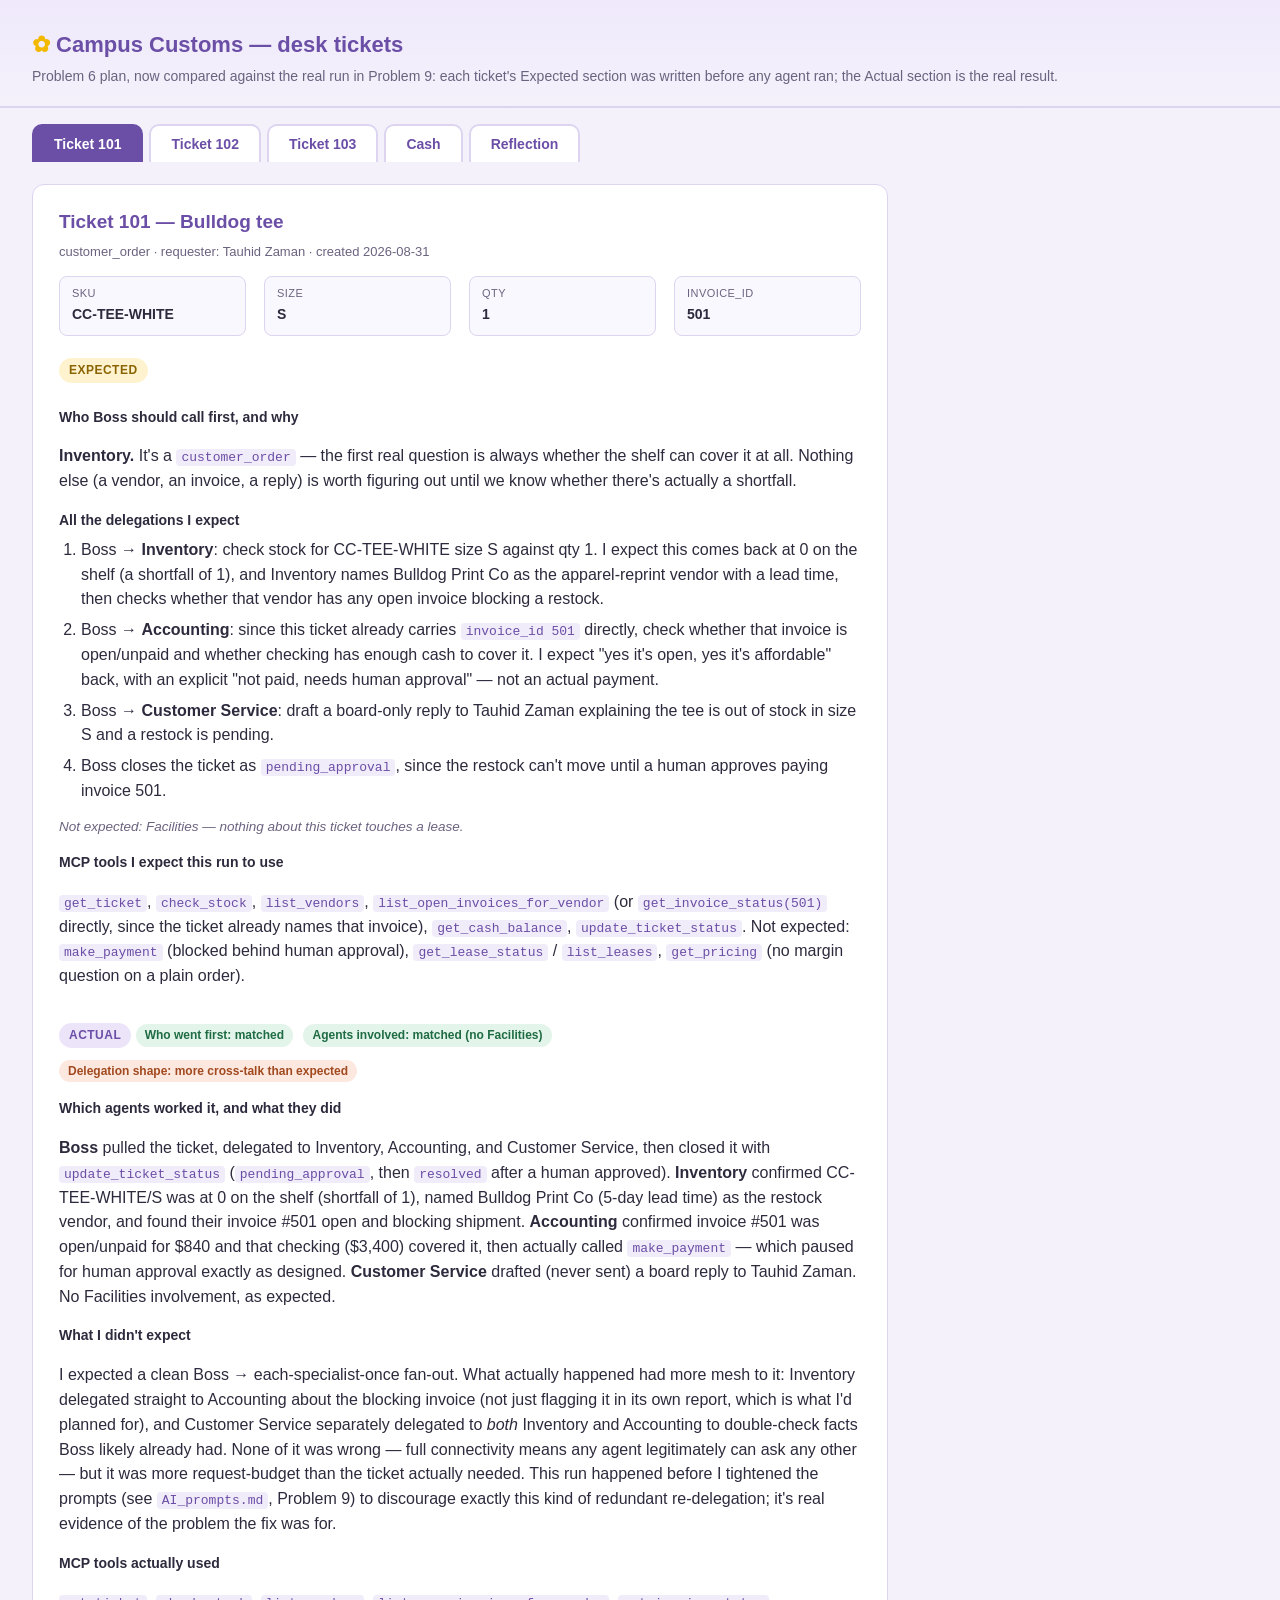
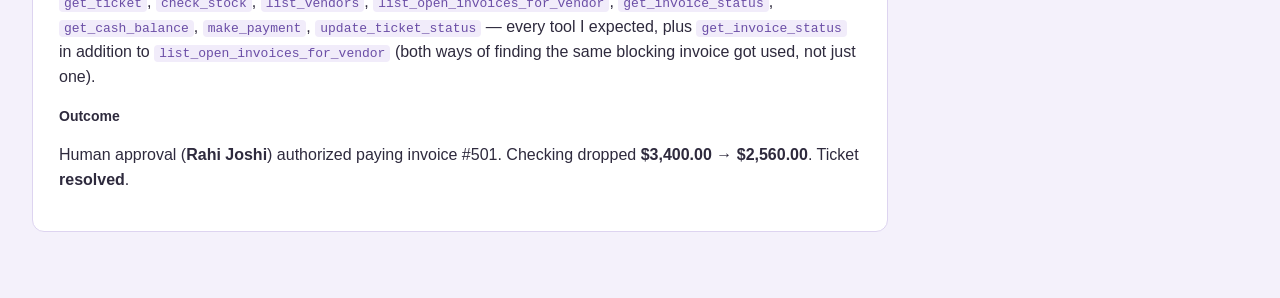
<file: output/desk_tickets.html>
<!DOCTYPE html>
<html lang="en">
<head>
<meta charset="UTF-8">
<title>Campus Customs — Desk tickets</title>
<style>
  :root {
    --lavender-bg: #f4f1fb;
    --lavender-card: #ffffff;
    --lavender-deep: #6b4ea6;
    --lavender-mid: #9a85c9;
    --lavender-line: #ddd4f0;
    --yellow: #f3b900;
    --yellow-deep: #8a6400;
    --text: #2e2a3d;
    --text-soft: #6a637f;
  }
  * { box-sizing: border-box; }
  body {
    margin: 0;
    font-family: -apple-system, "Segoe UI", Helvetica, Arial, sans-serif;
    background: var(--lavender-bg);
    color: var(--text);
    line-height: 1.55;
  }
  header {
    padding: 28px 32px 18px;
    background: linear-gradient(180deg, #efe9fb, var(--lavender-bg));
    border-bottom: 2px solid var(--lavender-line);
  }
  header h1 {
    margin: 0 0 4px;
    font-size: 22px;
    color: var(--lavender-deep);
  }
  header p {
    margin: 0;
    color: var(--text-soft);
    font-size: 14px;
  }
  .flower {
    display: inline-block;
    color: var(--yellow);
  }
  nav.tabs {
    display: flex;
    gap: 6px;
    padding: 14px 32px 0;
    flex-wrap: wrap;
  }
  nav.tabs button {
    border: 2px solid var(--lavender-line);
    background: var(--lavender-card);
    color: var(--lavender-deep);
    padding: 10px 20px;
    border-radius: 10px 10px 0 0;
    font-size: 14px;
    font-weight: 600;
    cursor: pointer;
    border-bottom: none;
    position: relative;
    top: 2px;
  }
  nav.tabs button.active {
    background: var(--lavender-deep);
    color: #fff;
    border-color: var(--lavender-deep);
  }
  nav.tabs button:hover:not(.active) {
    background: #ece5fa;
  }
  main {
    padding: 24px 32px 48px;
    max-width: 920px;
  }
  .panel { display: none; }
  .panel.active { display: block; }
  .card {
    background: var(--lavender-card);
    border: 1px solid var(--lavender-line);
    border-radius: 12px;
    padding: 22px 26px;
    margin-bottom: 18px;
  }
  .card h2 {
    margin: 0 0 6px;
    color: var(--lavender-deep);
    font-size: 19px;
  }
  .meta {
    color: var(--text-soft);
    font-size: 13px;
    margin-bottom: 14px;
  }
  .factgrid {
    display: grid;
    grid-template-columns: repeat(auto-fit, minmax(140px, 1fr));
    gap: 10px 18px;
    margin-bottom: 4px;
  }
  .fact {
    background: #faf8ff;
    border: 1px solid var(--lavender-line);
    border-radius: 8px;
    padding: 8px 12px;
  }
  .fact .k {
    display: block;
    font-size: 11px;
    text-transform: uppercase;
    letter-spacing: .04em;
    color: var(--text-soft);
  }
  .fact .v {
    font-size: 14px;
    font-weight: 600;
  }
  .section-label {
    display: inline-block;
    font-size: 12px;
    font-weight: 700;
    letter-spacing: .04em;
    text-transform: uppercase;
    padding: 3px 10px;
    border-radius: 999px;
    margin: 18px 0 10px;
  }
  .section-label.expected {
    background: #fff3cf;
    color: var(--yellow-deep);
  }
  .section-label.actual {
    background: #ece5fa;
    color: var(--lavender-deep);
  }
  h3 {
    font-size: 14px;
    margin: 14px 0 6px;
    color: var(--text);
  }
  ol, ul {
    margin: 4px 0 10px;
    padding-left: 22px;
  }
  li { margin-bottom: 6px; }
  code {
    background: #f1ecfa;
    border-radius: 4px;
    padding: 1px 5px;
    font-size: 13px;
    color: var(--lavender-deep);
  }
  .not-expected {
    color: var(--text-soft);
    font-style: italic;
    font-size: 13.5px;
  }
  .placeholder {
    color: var(--text-soft);
    font-style: italic;
    border: 1.5px dashed var(--lavender-line);
    border-radius: 8px;
    padding: 14px 16px;
    font-size: 13.5px;
  }
  .coming-later {
    text-align: center;
    padding: 60px 20px;
  }
  .coming-later .flower { font-size: 34px; }
  .coming-later p {
    color: var(--text-soft);
    font-size: 15px;
    margin-top: 10px;
  }
  .match-note {
    display: inline-block;
    font-size: 12px;
    font-weight: 700;
    padding: 2px 9px;
    border-radius: 999px;
    margin: 2px 6px 2px 0;
  }
  .match-note.match { background: #e3f5ea; color: #1f6b43; }
  .match-note.differ { background: #fde8e0; color: #a14a1f; }
  .cash-table {
    width: 100%;
    border-collapse: collapse;
    margin: 10px 0 18px;
    font-size: 14px;
  }
  .cash-table th, .cash-table td {
    text-align: left;
    padding: 9px 10px;
    border-bottom: 1px solid var(--lavender-line);
  }
  .cash-table th {
    font-size: 11px;
    text-transform: uppercase;
    letter-spacing: .04em;
    color: var(--text-soft);
  }
  .cash-table td.num { text-align: right; font-variant-numeric: tabular-nums; }
  .cash-table tr.total td { font-weight: 700; border-top: 2px solid var(--lavender-deep); border-bottom: none; }
  .cash-table tr.start td { font-weight: 700; }
</style>
</head>
<body>

<header>
  <h1><span class="flower">&#10047;</span> Campus Customs — desk tickets</h1>
  <p>Problem 6 plan, now compared against the real run in Problem 9: each ticket's Expected section was written before any agent ran; the Actual section is the real result.</p>
</header>

<nav class="tabs">
  <button class="tab-btn active" data-tab="t101">Ticket 101</button>
  <button class="tab-btn" data-tab="t102">Ticket 102</button>
  <button class="tab-btn" data-tab="t103">Ticket 103</button>
  <button class="tab-btn" data-tab="cash">Cash</button>
  <button class="tab-btn" data-tab="reflection">Reflection</button>
</nav>

<main>

  <section id="t101" class="panel active">
    <div class="card">
      <h2>Ticket 101 — Bulldog tee</h2>
      <div class="meta">customer_order &middot; requester: Tauhid Zaman &middot; created 2026-08-31</div>
      <div class="factgrid">
        <div class="fact"><span class="k">sku</span><span class="v">CC-TEE-WHITE</span></div>
        <div class="fact"><span class="k">size</span><span class="v">S</span></div>
        <div class="fact"><span class="k">qty</span><span class="v">1</span></div>
        <div class="fact"><span class="k">invoice_id</span><span class="v">501</span></div>
      </div>

      <span class="section-label expected">Expected</span>

      <h3>Who Boss should call first, and why</h3>
      <p><strong>Inventory.</strong> It's a <code>customer_order</code> — the first real question is always
      whether the shelf can cover it at all. Nothing else (a vendor, an invoice, a reply) is worth figuring
      out until we know whether there's actually a shortfall.</p>

      <h3>All the delegations I expect</h3>
      <ol>
        <li>Boss → <strong>Inventory</strong>: check stock for CC-TEE-WHITE size S against qty 1. I expect
        this comes back at 0 on the shelf (a shortfall of 1), and Inventory names Bulldog Print Co as the
        apparel-reprint vendor with a lead time, then checks whether that vendor has any open invoice
        blocking a restock.</li>
        <li>Boss → <strong>Accounting</strong>: since this ticket already carries <code>invoice_id 501</code>
        directly, check whether that invoice is open/unpaid and whether checking has enough cash to cover
        it. I expect "yes it's open, yes it's affordable" back, with an explicit "not paid, needs human
        approval" — not an actual payment.</li>
        <li>Boss → <strong>Customer Service</strong>: draft a board-only reply to Tauhid Zaman explaining the
        tee is out of stock in size S and a restock is pending.</li>
        <li>Boss closes the ticket as <code>pending_approval</code>, since the restock can't move until a
        human approves paying invoice 501.</li>
      </ol>
      <p class="not-expected">Not expected: Facilities — nothing about this ticket touches a lease.</p>

      <h3>MCP tools I expect this run to use</h3>
      <p><code>get_ticket</code>, <code>check_stock</code>, <code>list_vendors</code>,
      <code>list_open_invoices_for_vendor</code> (or <code>get_invoice_status(501)</code> directly, since the
      ticket already names that invoice), <code>get_cash_balance</code>, <code>update_ticket_status</code>.
      Not expected: <code>make_payment</code> (blocked behind human approval),
      <code>get_lease_status</code> / <code>list_leases</code>, <code>get_pricing</code> (no margin question
      on a plain order).</p>

      <span class="section-label actual">Actual</span>
      <span class="match-note match">Who went first: matched</span>
      <span class="match-note match">Agents involved: matched (no Facilities)</span>
      <span class="match-note differ">Delegation shape: more cross-talk than expected</span>

      <h3>Which agents worked it, and what they did</h3>
      <p><strong>Boss</strong> pulled the ticket, delegated to Inventory, Accounting, and Customer Service,
      then closed it with <code>update_ticket_status</code> (<code>pending_approval</code>, then
      <code>resolved</code> after a human approved). <strong>Inventory</strong> confirmed
      CC-TEE-WHITE/S was at 0 on the shelf (shortfall of 1), named Bulldog Print Co (5-day lead time) as
      the restock vendor, and found their invoice #501 open and blocking shipment.
      <strong>Accounting</strong> confirmed invoice #501 was open/unpaid for $840 and that checking
      ($3,400) covered it, then actually called <code>make_payment</code> — which paused for human
      approval exactly as designed. <strong>Customer Service</strong> drafted (never sent) a board reply
      to Tauhid Zaman. No Facilities involvement, as expected.</p>

      <h3>What I didn't expect</h3>
      <p>I expected a clean Boss → each-specialist-once fan-out. What actually happened had more mesh to
      it: Inventory delegated straight to Accounting about the blocking invoice (not just flagging it in
      its own report, which is what I'd planned for), and Customer Service separately delegated to
      <em>both</em> Inventory and Accounting to double-check facts Boss likely already had. None of it was
      wrong — full connectivity means any agent legitimately can ask any other — but it was more
      request-budget than the ticket actually needed. This run happened before I tightened the prompts
      (see <code>AI_prompts.md</code>, Problem 9) to discourage exactly this kind of redundant
      re-delegation; it's real evidence of the problem the fix was for.</p>

      <h3>MCP tools actually used</h3>
      <p><code>get_ticket</code>, <code>check_stock</code>, <code>list_vendors</code>,
      <code>list_open_invoices_for_vendor</code>, <code>get_invoice_status</code>,
      <code>get_cash_balance</code>, <code>make_payment</code>, <code>update_ticket_status</code> — every
      tool I expected, plus <code>get_invoice_status</code> in addition to
      <code>list_open_invoices_for_vendor</code> (both ways of finding the same blocking invoice got used,
      not just one).</p>

      <h3>Outcome</h3>
      <p>Human approval (<strong>Rahi Joshi</strong>) authorized paying invoice #501. Checking dropped
      <strong>$3,400.00 → $2,560.00</strong>. Ticket <strong>resolved</strong>.</p>
    </div>
  </section>

  <section id="t102" class="panel">
    <div class="card">
      <h2>Ticket 102 — Rent due</h2>
      <div class="meta">rent_notice &middot; requester: Elm City Properties &middot; created 2026-08-31</div>
      <div class="factgrid">
        <div class="fact"><span class="k">lease_id</span><span class="v">1</span></div>
        <div class="fact"><span class="k">notes</span><span class="v">rent due in 2 days</span></div>
      </div>

      <span class="section-label expected">Expected</span>

      <h3>Who Boss should call first, and why</h3>
      <p><strong>Facilities.</strong> This is explicitly a lease/rent matter with a <code>lease_id</code>
      attached — Facilities owns reading the actual terms (amount, due date) before anyone can decide
      anything about paying it.</p>

      <h3>All the delegations I expect</h3>
      <ol>
        <li>Boss → <strong>Facilities</strong>: pull lease 1's terms and say how many days until
        <code>next_due</code> against the shop's own "today" (<code>desk.date_today</code>). I expect
        $2,400/month, due 2026-09-02, 2 days out, not yet overdue.</li>
        <li>Boss → <strong>Accounting</strong>: check whether checking has enough cash to cover the $2,400
        rent Facilities reported. I expect "yes, affordable" with an explicit "not paid, needs human
        approval."</li>
        <li>Boss closes the ticket as <code>pending_approval</code> — rent isn't overdue yet, but actually
        paying it still needs a human's sign-off.</li>
      </ol>
      <p class="not-expected">Not expected: Inventory (nothing to check stock on here). Not expected:
      Customer Service — the requester is the landlord's office, not a customer waiting on a reply; there's
      a payment to arrange, not a message to draft.</p>

      <h3>MCP tools I expect this run to use</h3>
      <p><code>get_ticket</code>, <code>get_lease_status</code>, <code>get_cash_balance</code>,
      <code>update_ticket_status</code>. Not expected: <code>check_stock</code>, <code>list_vendors</code>,
      <code>list_open_invoices_for_vendor</code>, <code>get_pricing</code>, <code>get_invoice_status</code>
      (no invoice is tied to rent), <code>make_payment</code>.</p>

      <span class="section-label actual">Actual</span>
      <span class="match-note match">Who went first: matched</span>
      <span class="match-note match">Agents involved: matched (no Inventory, no Customer Service)</span>
      <span class="match-note differ">One extra delegation: Facilities → Accounting</span>

      <h3>Which agents worked it, and what they did</h3>
      <p><strong>Boss</strong> delegated to Facilities and Accounting, then closed the ticket with
      <code>update_ticket_status</code>. <strong>Facilities</strong> confirmed lease 1 (Chapel Street
      shop, landlord Elm City Properties): $2,400/month, due 2026-09-02, not yet overdue against
      <code>desk.date_today</code> (2026-08-31). <strong>Accounting</strong> confirmed checking
      ($2,560 at this point, after ticket 101's payment) covered the $2,400 rent, then called
      <code>make_payment</code> — paused for human approval. Inventory and Customer Service correctly sat
      this one out, exactly as expected.</p>

      <h3>What I didn't expect</h3>
      <p>Facilities delegated directly to Accounting ("handle the required human-reviewed rent payment
      process") in addition to Boss's own separate delegation to Accounting — one redundant hop I hadn't
      planned for, though a much smaller gap than ticket 101's. This ticket ran after I'd already tightened
      Boss's and Accounting's prompts, but I hadn't yet added the same "don't re-delegate" guidance to
      Facilities specifically — a residual gap worth closing in a future pass.</p>

      <h3>MCP tools actually used</h3>
      <p><code>get_ticket</code>, <code>get_lease_status</code>, <code>get_cash_balance</code>,
      <code>make_payment</code>, <code>update_ticket_status</code> — exactly the set I expected, nothing
      extra and nothing missing.</p>

      <h3>Outcome</h3>
      <p>Human approval (<strong>Rahi Joshi</strong>) authorized paying the $2,400 rent. Checking dropped
      <strong>$2,560.00 → $160.00</strong>. Ticket <strong>resolved</strong>.</p>
    </div>
  </section>

  <section id="t103" class="panel">
    <div class="card">
      <h2>Ticket 103 — Bulk hoodie discount</h2>
      <div class="meta">price_override &middot; requester: Yale AI Club &middot; created 2026-08-31</div>
      <div class="factgrid">
        <div class="fact"><span class="k">sku</span><span class="v">CC-HOOD-NAVY</span></div>
        <div class="fact"><span class="k">size</span><span class="v">M</span></div>
        <div class="fact"><span class="k">qty</span><span class="v">20</span></div>
      </div>

      <span class="section-label expected">Expected</span>

      <h3>Who Boss should call first, and why</h3>
      <p><strong>Inventory.</strong> Before anyone can talk about a discount, we need to know how much of a
      20-unit order the shelf can even cover right now — that number changes everything else about how this
      ticket gets handled.</p>

      <h3>All the delegations I expect</h3>
      <ol>
        <li>Boss → <strong>Inventory</strong>: check stock for CC-HOOD-NAVY size M against qty 20. I expect
        8 on the shelf (a shortfall of 12), Bulldog Print Co named again as the apparel-reprint vendor, and
        — since it's the same vendor as ticket 101 — the same open invoice #501 found blocking a restock.</li>
        <li>Boss → <strong>Accounting</strong>: pull unit cost/list price for CC-HOOD-NAVY and reason about
        margin on a bulk discount; also check cash in case a restock payment is needed. Report only —
        no price is actually approved and no payment is made.</li>
        <li>Boss → <strong>Customer Service</strong>: draft a reply to Yale AI Club on where the request
        stands — how many are in stock now, that the rest and the discount are still under review.</li>
        <li>Boss closes the ticket as <code>pending_approval</code>.</li>
      </ol>
      <p class="not-expected">Not expected: Facilities — nothing about this ticket touches a lease.</p>

      <h3>MCP tools I expect this run to use</h3>
      <p><code>get_ticket</code>, <code>check_stock</code>, <code>list_vendors</code>,
      <code>list_open_invoices_for_vendor</code>, <code>get_pricing</code>, <code>get_cash_balance</code>,
      <code>update_ticket_status</code>. Not expected: <code>get_lease_status</code> /
      <code>list_leases</code>, <code>make_payment</code>.</p>

      <span class="section-label actual">Actual</span>
      <span class="match-note match">Who went first: matched</span>
      <span class="match-note match">Agents involved: matched (no Facilities)</span>
      <span class="match-note differ">Needed 5 real passes and 2 human inputs, not 1 pass + 1 approval</span>
      <span class="match-note differ">No payment at all — not what I expected</span>

      <h3>Which agents worked it, and what they did</h3>
      <p><strong>Inventory</strong> confirmed 8 of 20 CC-HOOD-NAVY/M on shelf (shortfall of 12), confirmed
      Bulldog Print Co as the restock vendor (5-day lead time), and — once ticket 101 had already cleared
      invoice #501 — confirmed the vendor no longer had any open invoice blocking a restock.
      <strong>Accounting</strong> checked pricing ($22 cost / $58 list, $36 margin at list) and, once the
      requester's actual discount ask was known (15% off, $49.30/unit), confirmed it still cleared cost by
      $27.30/unit. <strong>Accounting never called <code>make_payment</code></strong> — correctly:
      granting a discount moves no cash, and there's no tool in this system for placing a brand-new vendor
      purchase order (by design — the shop rules say drafts only, no real vendor calls).
      <strong>Customer Service</strong> drafted two rounds of an unsent reply — first asking for the
      requester's target price, then describing the partial-fulfillment plan once it was known.
      <strong>Boss</strong> coordinated all of this across several passes and closed the ticket once there
      was nothing left requiring a payment.</p>

      <h3>What I didn't expect — this is the interesting one</h3>
      <p>I expected ticket 103 to look like ticket 101: one run, one clear payment proposal, one human
      approval. What actually happened was richer, and genuinely useful to have tested:</p>
      <ol>
        <li><strong>It legitimately needed a real-world answer first.</strong> Customer Service's draft
        literally asked Yale AI Club for their target discount price — and the agents correctly refused to
        evaluate a discount against a price nobody had supplied. I had to supply that as the "requester's
        reply" (15% off, $49.30/unit) before the team could finish the economics.</li>
        <li><strong>The 12-unit restock turned out to need a kind of approval this system doesn't have a
        tool for.</strong> Paying an existing invoice or rent are the only two <code>make_payment</code>
        kinds that exist — there's no tool for placing and paying for a brand-new purchase order, since the
        shop rules explicitly keep real vendor contact out of this homework. Accounting correctly surfaced
        this as something a human has to do manually, rather than trying to force it through
        <code>make_payment</code> or inventing a workaround.</li>
        <li><strong>It also surfaced a real budget bug.</strong> Two early attempts hit the shared
        request-limit guardrail (first at 40, then again at 70) before Boss could close the ticket out —
        not a runaway loop, but legitimately heavier work (a stock check, a margin check, <em>and</em> a
        payment consideration, with a lot of redundant cross-delegation on top). Fixed by tightening every
        agent's prompt against redundant re-delegation and raising the shared limit to 110 — see
        <code>AI_prompts.md</code> and <code>output/harness.md</code> for the full story.</li>
      </ol>

      <h3>MCP tools actually used</h3>
      <p><code>get_ticket</code>, <code>check_stock</code>, <code>list_vendors</code>,
      <code>list_open_invoices_for_vendor</code>, <code>get_pricing</code>, <code>get_cash_balance</code>,
      <code>update_ticket_status</code> — the exact set I expected. <code>make_payment</code> was correctly
      never called, which in hindsight should have been in my Expected list as "not expected" too, since no
      cash was ever going to move for a discount decision.</p>

      <h3>Outcome</h3>
      <p>Discount approved by a human operator as a pricing decision (no payment tool involved): 8 hoodies
      ship now at $49.30, the remaining 12 are a manual restock outside this system. Checking
      <strong>unaffected</strong> by this ticket. Ticket <strong>resolved</strong>.</p>
    </div>
  </section>

  <section id="cash" class="panel">
    <div class="card">
      <h2>Cash — itemized</h2>
      <div class="meta">checking account, data/campus_customs_new.db, after the Problem 9 reset</div>

      <table class="cash-table">
        <thead>
          <tr><th>Step</th><th>Why</th><th class="num">Change</th><th class="num">Balance</th></tr>
        </thead>
        <tbody>
          <tr class="start">
            <td>Start (after reset)</td>
            <td>Original seed value</td>
            <td class="num">—</td>
            <td class="num">$3,400.00</td>
          </tr>
          <tr>
            <td>Ticket 101 resolved</td>
            <td>Paid invoice #501 (Bulldog Print Co, rush reprint) — approved by Rahi Joshi</td>
            <td class="num">&minus;$840.00</td>
            <td class="num">$2,560.00</td>
          </tr>
          <tr>
            <td>Ticket 103 resolved</td>
            <td>Discount approved as a pricing decision — no payment tool exists for a new purchase order, so no cash moved</td>
            <td class="num">$0.00</td>
            <td class="num">$2,560.00</td>
          </tr>
          <tr>
            <td>Ticket 102 resolved</td>
            <td>Paid rent on lease 1 (Chapel Street shop) — approved by Rahi Joshi</td>
            <td class="num">&minus;$2,400.00</td>
            <td class="num">$160.00</td>
          </tr>
          <tr class="total">
            <td colspan="3">Ending checking balance</td>
            <td class="num">$160.00</td>
          </tr>
        </tbody>
      </table>

      <p style="font-size: 13.5px; color: var(--text-soft);">
        $3,400.00 &minus; $840.00 &minus; $2,400.00 = <strong>$160.00</strong>, which matches
        <code>cash_accounts.balance</code> in <code>data/campus_customs_new.db</code> exactly (confirmed via
        <code>GET /api/cash</code> and a direct <code>sqlite3</code> read after all three tickets resolved).
        Only two of the three resolved tickets ever moved cash — ticket 103's resolution was a discount
        decision, not a payment, and the system has no tool to place or pay for a new vendor purchase order,
        so that gap is correct, not a missing payment.
      </p>
    </div>
  </section>

  <section id="reflection" class="panel">
    <div class="card">
      <h2>Reflection</h2>
      <div class="meta">Written after the real Problem 9 run — see the Ticket 101/102/103 tabs and the Cash tab for the receipts behind every claim below.</div>

      <h3>1. How do I grade the agents on each ticket, and why?</h3>

      <p><strong>Ticket 101 — B.</strong> Every fact Inventory and Accounting reported was correct
      and real: 0 CC-TEE-WHITE/S on the shelf, invoice #501 open at $840, checking able to cover it.
      Accounting did the right thing structurally — it actually called <code>make_payment</code>
      instead of just writing a sentence about it, which is the behavior the whole
      <code>approval_required()</code> gate depends on. But the delegation shape was messy: Inventory
      delegated straight to Accounting about the blocking invoice (its own job was just to flag it),
      and Customer Service went and re-asked both Inventory and Accounting questions Boss had
      already covered. Right answer, wasteful path to it — see the "more cross-talk than expected"
      badge on the Ticket 101 tab.</p>

      <p><strong>Ticket 102 — A.</strong> This is the cleanest run of the three, and it shows: once I
      tightened the prompts against redundant re-delegation (mid-way through the Problem 9 session),
      the very next ticket ran almost exactly to plan. Facilities and Accounting each did one job,
      reported once, and Boss closed it. The one blemish — Facilities delegating to Accounting on top
      of Boss's own separate ask — is a residual gap I called out on that tab rather than hide.</p>

      <p><strong>Ticket 103 — A for judgment, C for efficiency.</strong> The judgment calls here were
      genuinely good, not just "didn't hallucinate": the team refused to evaluate a discount against a
      price nobody had given it, it correctly treated "grant a 15% discount" as <em>not</em> a
      <code>make_payment</code> event (no cash moves to approve a lower price), and it correctly
      recognized that restocking 12 more hoodies needs a brand-new vendor purchase order this system
      was deliberately never given a tool to place — instead of inventing a workaround, it said so and
      handed that back to a human. That's the kind of boundary-awareness I actually wanted. But it took
      <strong>5 real passes</strong> to get there (two hit the request-budget ceiling outright), which
      is a real efficiency failure, not a judgment one — see the Ticket 103 tab's "needed 5 real passes"
      badge and the honest account of the two prompt/budget bugs that caused it.</p>

      <h3>2. Actual vs. the Problem 6 plan, ticket by ticket</h3>

      <p><strong>#101:</strong> I called "who goes first" and "which agents are involved" exactly
      right — Inventory first, then Accounting and Customer Service, no Facilities. What I didn't
      predict was <em>how much extra back-and-forth</em> there'd be beyond that — my plan assumed a
      clean Boss-as-hub fan-out, and reality had Inventory and Customer Service both reaching sideways
      to Accounting on their own. The actual MCP tool list matched my prediction tool-for-tool, which
      is the part I'm most confident I reasoned through correctly, not just got lucky on.</p>

      <p><strong>#102:</strong> Matched almost perfectly — agents, order, and tools all exactly as
      planned. The one miss was one extra delegation hop (Facilities → Accounting) I hadn't accounted
      for. Out of three tickets, this is the one where "expected" and "actual" are closest, which lines
      up with it also being the simplest ticket of the three (one fact to check, one payment to
      propose).</p>

      <p><strong>#103:</strong> Right on "who's involved," wrong on almost everything about how it would
      resolve. I expected one pass and one payment approval, like #101. What actually happened: no
      payment at all (I hadn't considered that approving a <em>discount</em> doesn't move cash), two
      separate rounds of needing a human's real-world input instead of a human's yes/no on a number, and
      a genuine capability gap (no new-purchase-order tool) surfacing instead of a clean resolution. My
      Expected section was the most wrong here, and also the most interesting to have been wrong about —
      see that tab's full "what I didn't expect" writeup.</p>

      <h3>3. What would have been simpler as one agent with tools?</h3>

      <p>Ticket 102, honestly, would have been <em>strictly</em> simpler as a single agent holding
      <code>get_lease_status</code>, <code>get_cash_balance</code>, <code>make_payment</code>, and
      <code>update_ticket_status</code>. There was never more than one domain in play (lease terms,
      then cash), so the entire value of having five specialists and a delegation mesh bought nothing —
      it just added a Boss-to-Facilities hop and a Facilities-to-Accounting hop around work one agent
      could have done in four tool calls back to back. The Cash tab shows the $2,400 rent payment went
      through cleanly either way; the multi-agent version just took more requests to get the same
      number.</p>

      <p>More broadly: the two real bugs I hit in Problem 9 — the shared request budget getting
      exceeded, and having to add "don't re-delegate redundantly" to all five prompts — are bugs that
      <em>only exist because</em> there's a delegation mesh to misuse. A single agent with the full
      tool list can't accidentally ask itself the same question twice through a teammate; it just calls
      the next tool it needs. If I were optimizing purely for getting these 3 tickets resolved
      correctly and cheaply, a single well-tooled agent would have done it in a fraction of the ~420
      audit-trail entries the five-agent version generated.</p>

      <p>Where the multi-agent split still earned its keep: <strong>least-privilege tool access</strong>
      is much easier to reason about and audit per role than inside one mega-prompt that has to
      simultaneously be warm and customer-facing (Customer Service), strict about cash (Accounting),
      and precise about stock (Inventory). Only Accounting can even see <code>make_payment</code> in
      this build — that's a real, checkable safety property (see <code>output/harness.md</code>'s
      Safety section) that gets much harder to guarantee once one agent's single prompt is responsible
      for every concern at once. For 103 specifically, having three genuinely distinct domains
      (stock, margin, customer tone) converge on one decision is the one case where separate roles
      earned their complexity — just not the delegation mechanics themselves, which mostly cost budget
      without adding insight.</p>

      <h3>4. Three new problems this team could solve with the tools I already built</h3>

      <ol>
        <li><strong>A stock-availability question with no urgency behind it</strong> — e.g. someone
        emails asking whether the navy hoodie will be back in a common size before homecoming, with no
        order on file yet. <code>check_stock</code> + <code>list_vendors</code> +
        <code>list_open_invoices_for_vendor</code> answer it completely, and Customer Service drafts the
        reply — the exact tool chain Inventory already used on ticket #103, just without any payment or
        discount question attached.</li>
        <li><strong>A second vendor's invoice shows up</strong> — e.g. Elm City Gifts (vendor 2, mugs
        and small goods) sends a bill for a mug restock. This is ticket #101's exact pattern end to end:
        <code>get_invoice_status</code>/<code>list_open_invoices_for_vendor</code> to confirm it's real
        and open, <code>get_cash_balance</code> to check affordability against whatever's left in
        checking (currently $160.00, per the Cash tab — which would itself immediately become a
        relevant fact Accounting would have to report), <code>make_payment(kind="invoice", ...)</code>
        to propose it, a human to approve. No new tool needed.</li>
        <li><strong>Rent actually goes overdue instead of just due soon</strong> — <code>get_lease_status</code>
        already computes an <code>overdue</code> boolean (ticket #102 came back <code>false</code>, 2
        days out). If a future rent ticket came in after the due date had passed, Facilities would
        report <code>overdue: true</code> with no new tooling, and Boss/Customer Service could escalate
        tone accordingly — the capability's already there, just untested on an actually-overdue case.</li>
      </ol>

      <h3>5. Three new problems this team could <em>not</em> solve with what I built — and what's missing</h3>

      <ol>
        <li><strong>Actually placing the 12-hoodie restock order ticket #103 left hanging.</strong> This
        is the gap the real run surfaced directly, not a hypothetical: there is no tool anywhere in
        <code>mcp_server/server.py</code> that creates a <em>new</em> obligation to a vendor —
        <code>make_payment</code> only ever pays an invoice or lease that already exists. I'd need a new
        <code>create_purchase_order(vendor_id, sku, qty, unit_cost)</code> tool that inserts a new
        <code>invoices</code> row (money now genuinely owed, due on delivery), almost certainly gated by
        the same <code>approval_required()</code> pattern as payments — and I'd give it to Inventory
        rather than Accounting, since Inventory is the one that actually knows what to order and from
        whom.</li>
        <li><strong>Any money coming <em>in</em>.</strong> The Cash tab only ever goes down across all
        three tickets — by design, since <code>cash_accounts.balance</code> has no tool that increases
        it; the shop rules explicitly say no revenue is modeled this term. A real shop also needs to
        record a sale, reconcile a till at close, or process a refund. That needs a
        <code>record_sale(sku, qty, amount, account)</code>-style tool that credits
        <code>cash_accounts</code>, and probably a lighter approval bar than payments (small sales
        shouldn't each need a human signature the way a $2,400 rent payment should) — likely its own
        threshold-based rule rather than a blanket gate.</li>
        <li><strong>Anything that actually leaves the building.</strong> Every one of the three tickets
        ended in a drafted-but-unsent message (Customer Service never has a send tool, by design) or a
        payment that never calls a real vendor. A real version of this shop would eventually need to
        actually negotiate with Bulldog Print Co for a faster lead time, or actually email Tauhid Zaman
        back. That's not a gap in judgment — it's a deliberately missing capability per the shop rules —
        but solving it for real would need a genuine external-integration tool
        (<code>send_email(to, subject, body)</code> or a vendor portal call), and I'd want it gated the
        same way <code>make_payment</code> is: a human has to approve the exact drafted content before
        it goes out, mirroring the signature-slip flow already built for cash on the dashboard.</li>
      </ol>
    </div>
  </section>

</main>

<script>
  document.querySelectorAll('.tab-btn').forEach(function (btn) {
    btn.addEventListener('click', function () {
      document.querySelectorAll('.tab-btn').forEach(function (b) { b.classList.remove('active'); });
      document.querySelectorAll('.panel').forEach(function (p) { p.classList.remove('active'); });
      btn.classList.add('active');
      document.getElementById(btn.dataset.tab).classList.add('active');
    });
  });
</script>

</body>
</html>
</file>
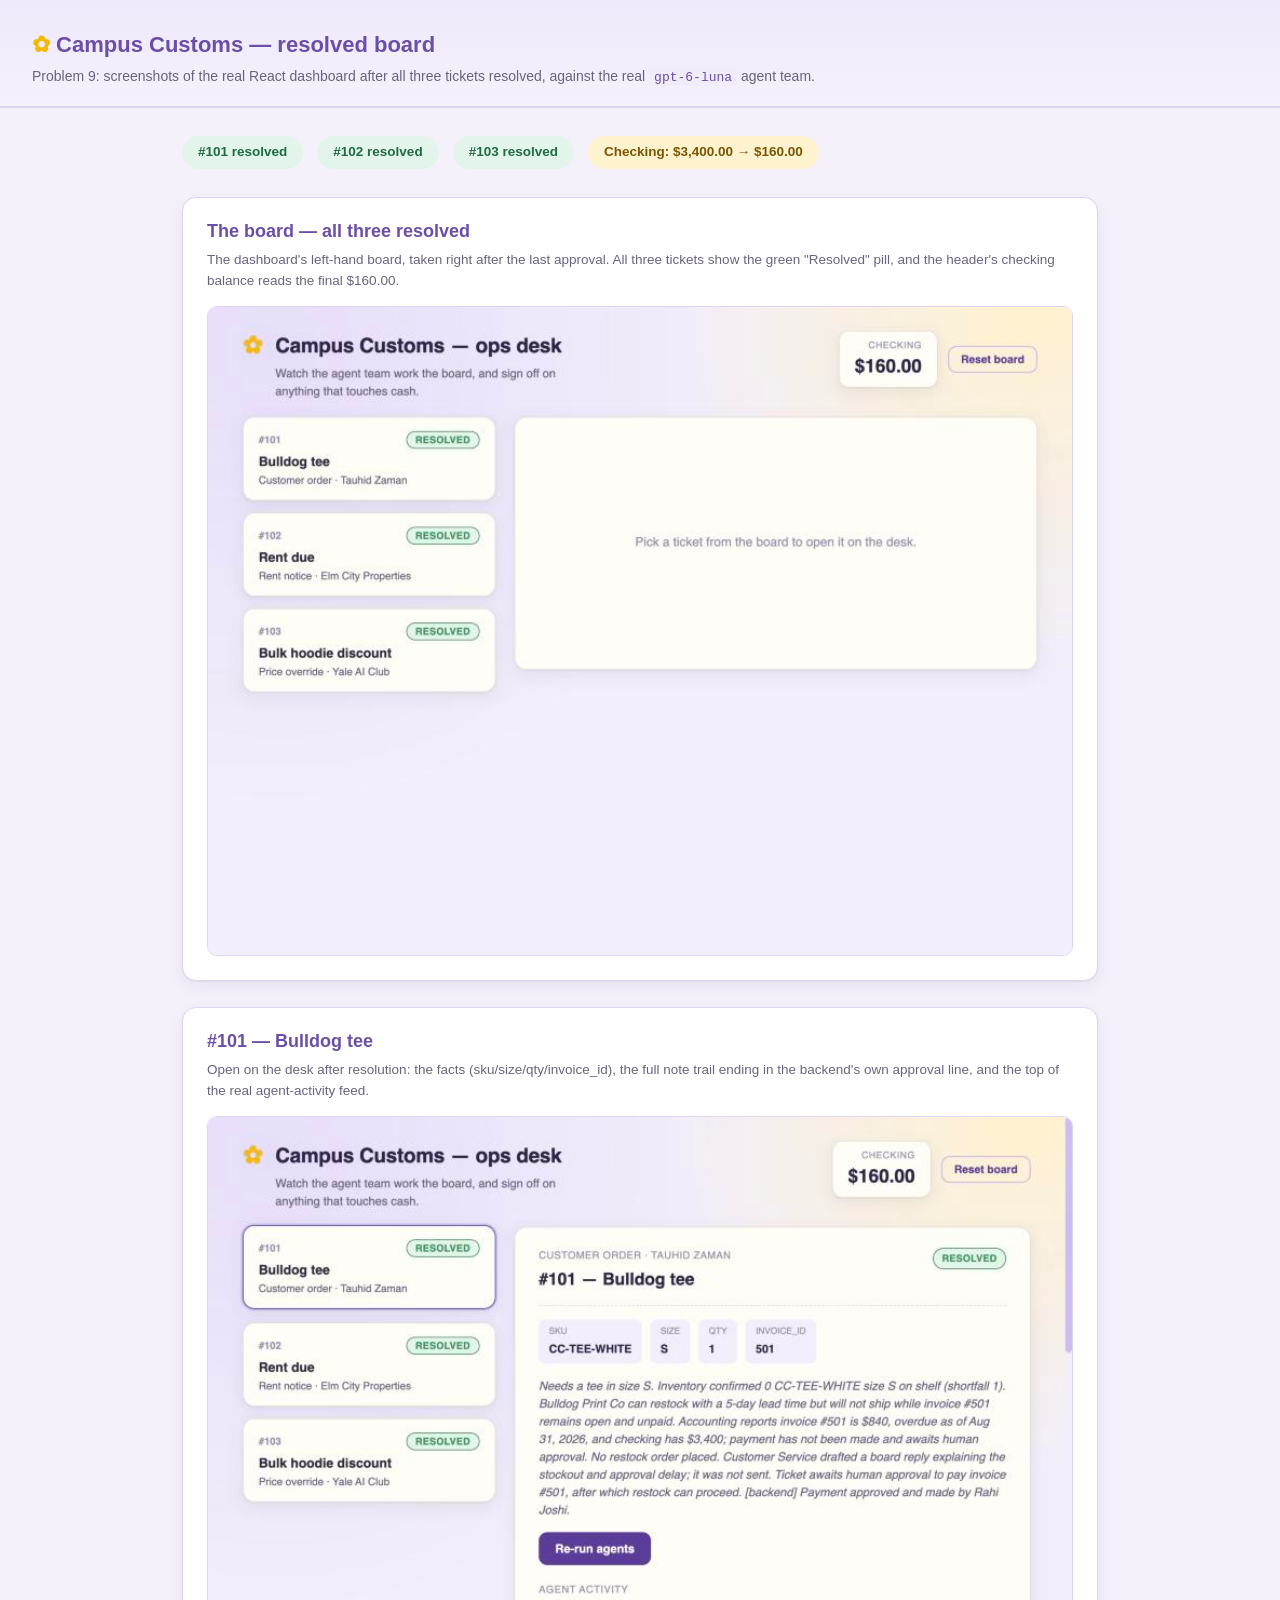
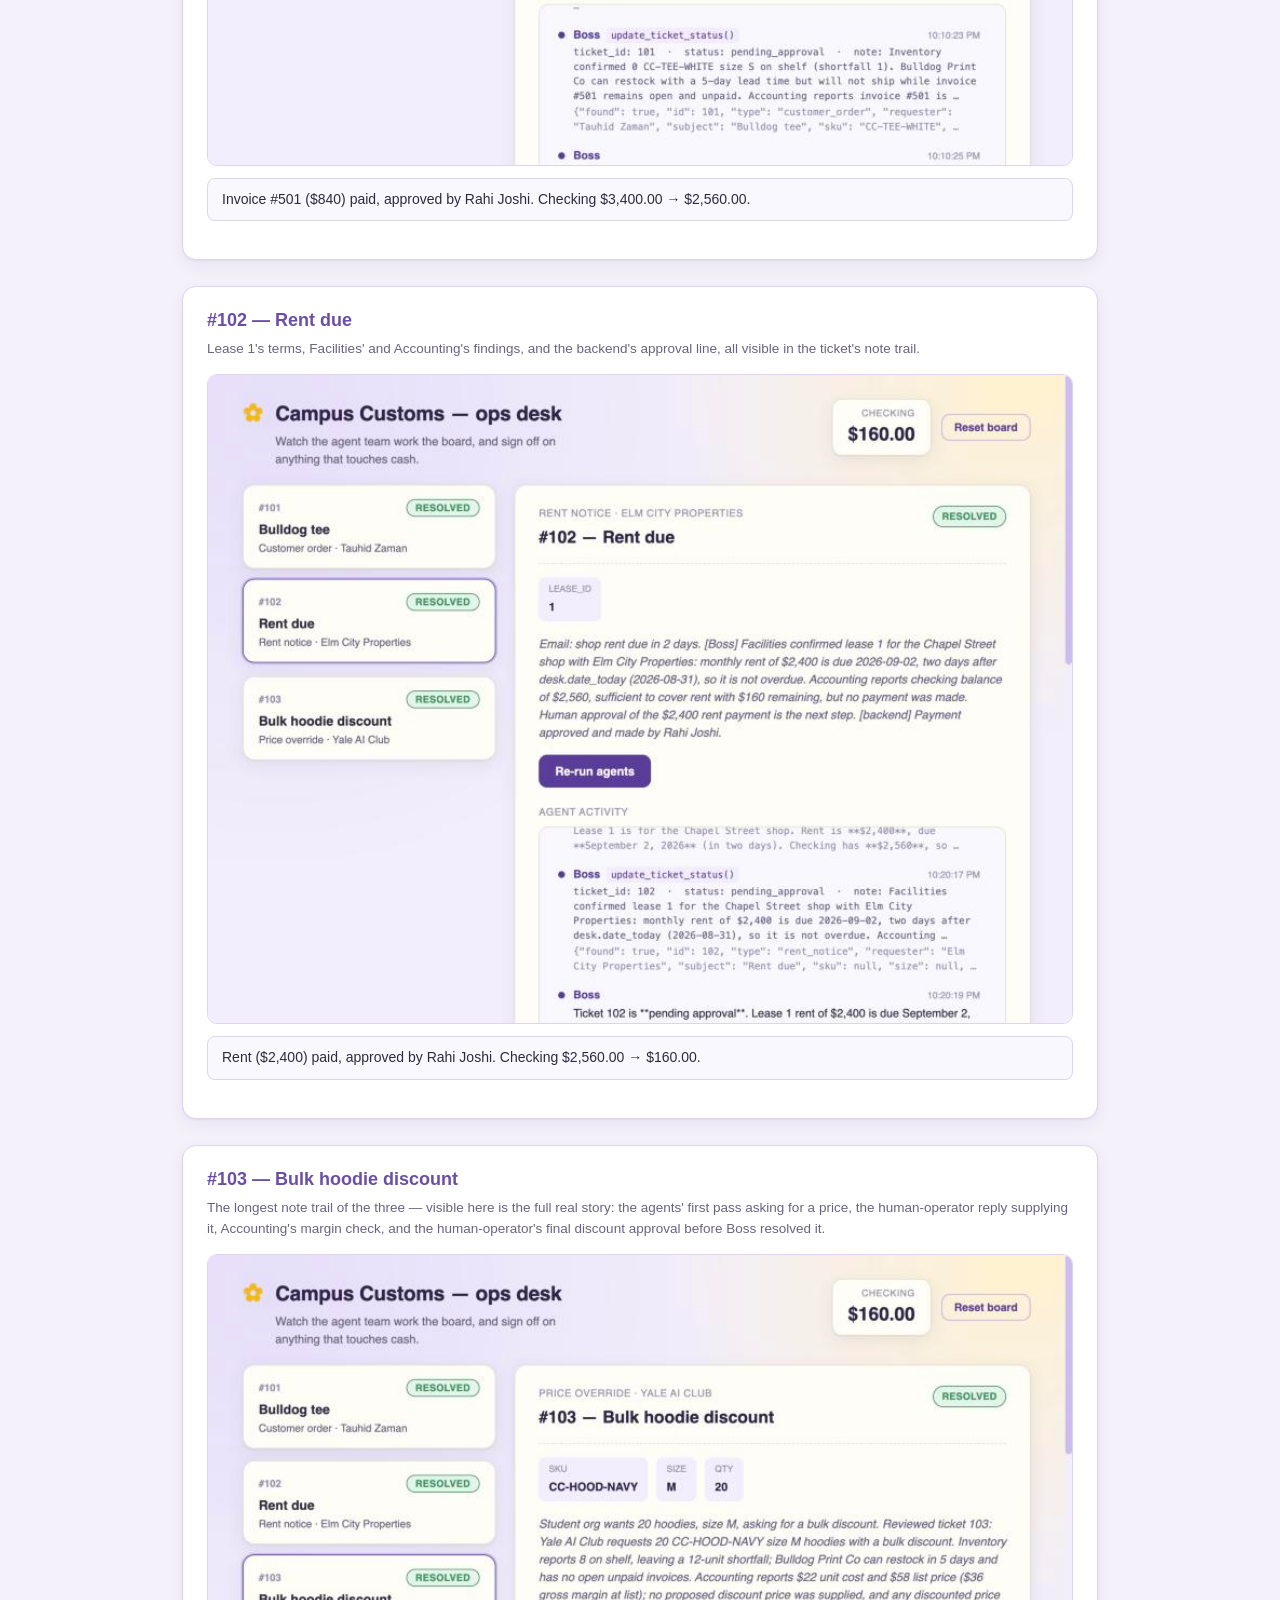
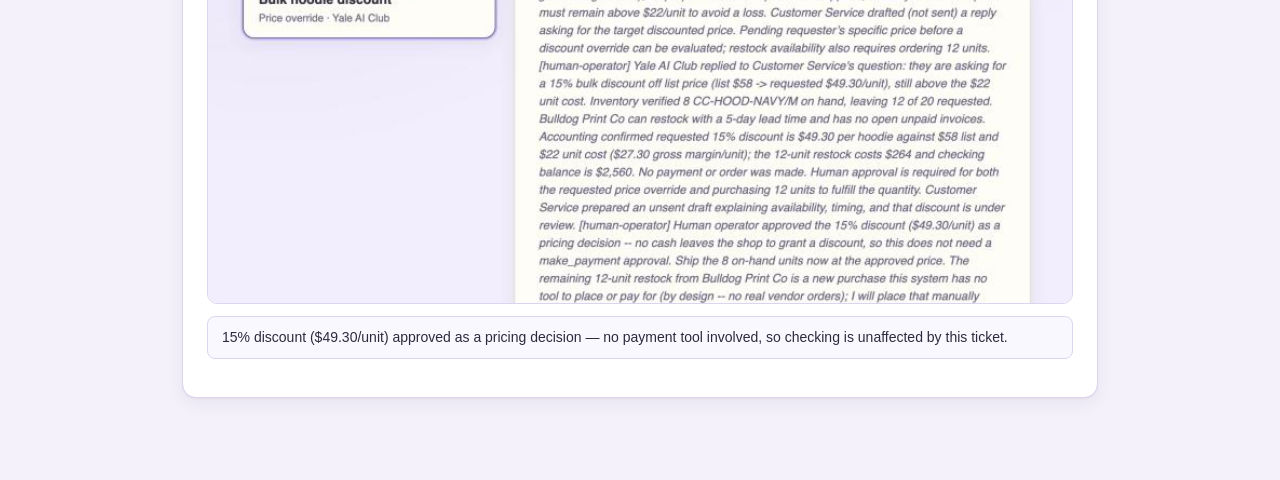
<file: output/resolved_board.html>
<!DOCTYPE html>
<html lang="en">
<head>
<meta charset="UTF-8">
<title>Campus Customs — resolved board</title>
<style>
  :root {
    --lavender-bg: #f4f1fb;
    --lavender-card: #ffffff;
    --lavender-deep: #6b4ea6;
    --lavender-line: #ddd4f0;
    --yellow: #f3b900;
    --green: #1f6b43;
    --green-bg: #e3f5ea;
    --text: #2e2a3d;
    --text-soft: #6a637f;
  }
  * { box-sizing: border-box; }
  body {
    margin: 0;
    font-family: -apple-system, "Segoe UI", Helvetica, Arial, sans-serif;
    background: var(--lavender-bg);
    color: var(--text);
    line-height: 1.55;
  }
  header {
    padding: 28px 32px 18px;
    background: linear-gradient(180deg, #efe9fb, var(--lavender-bg));
    border-bottom: 2px solid var(--lavender-line);
  }
  header h1 { margin: 0 0 4px; font-size: 22px; color: var(--lavender-deep); }
  header p { margin: 0; color: var(--text-soft); font-size: 14px; }
  .flower { color: var(--yellow); }
  main { padding: 28px 32px 56px; max-width: 980px; margin: 0 auto; }
  .summary-bar {
    display: flex;
    gap: 14px;
    flex-wrap: wrap;
    margin-bottom: 28px;
  }
  .summary-chip {
    background: var(--green-bg);
    color: var(--green);
    border-radius: 999px;
    padding: 6px 16px;
    font-size: 13.5px;
    font-weight: 700;
  }
  .shot-card {
    background: var(--lavender-card);
    border: 1px solid var(--lavender-line);
    border-radius: 14px;
    padding: 20px 24px 24px;
    margin-bottom: 26px;
    box-shadow: 0 1px 2px rgba(46,37,69,.06), 0 6px 18px rgba(46,37,69,.06);
  }
  .shot-card h2 {
    margin: 0 0 4px;
    font-size: 18px;
    color: var(--lavender-deep);
  }
  .shot-card .caption {
    color: var(--text-soft);
    font-size: 13.5px;
    margin: 0 0 14px;
  }
  .shot-card img {
    width: 100%;
    border-radius: 10px;
    border: 1px solid var(--lavender-line);
    display: block;
  }
  .outcome {
    margin-top: 12px;
    font-size: 14px;
    background: #faf8ff;
    border: 1px solid var(--lavender-line);
    border-radius: 8px;
    padding: 10px 14px;
  }
  code {
    background: #f1ecfa;
    border-radius: 4px;
    padding: 1px 5px;
    font-size: 13px;
    color: var(--lavender-deep);
  }
</style>
</head>
<body>

<header>
  <h1><span class="flower">&#10047;</span> Campus Customs — resolved board</h1>
  <p>Problem 9: screenshots of the real React dashboard after all three tickets resolved, against the real <code>gpt-6-luna</code> agent team.</p>
</header>

<main>
  <div class="summary-bar">
    <span class="summary-chip">#101 resolved</span>
    <span class="summary-chip">#102 resolved</span>
    <span class="summary-chip">#103 resolved</span>
    <span class="summary-chip" style="background:#fff3cf; color:#7a5600;">Checking: $3,400.00 &rarr; $160.00</span>
  </div>

  <div class="shot-card">
    <h2>The board — all three resolved</h2>
    <p class="caption">The dashboard's left-hand board, taken right after the last approval. All three tickets show the green "Resolved" pill, and the header's checking balance reads the final $160.00.</p>
    <img src="screenshots/board-overview.jpg" alt="Campus Customs ops desk showing all three tickets marked Resolved, checking balance $160.00">
  </div>

  <div class="shot-card">
    <h2>#101 — Bulldog tee</h2>
    <p class="caption">Open on the desk after resolution: the facts (sku/size/qty/invoice_id), the full note trail ending in the backend's own approval line, and the top of the real agent-activity feed.</p>
    <img src="screenshots/ticket-101.jpg" alt="Ticket 101 detail view, resolved, showing CC-TEE-WHITE size S, invoice 501, and the agent activity feed">
    <p class="outcome">Invoice #501 ($840) paid, approved by Rahi Joshi. Checking $3,400.00 &rarr; $2,560.00.</p>
  </div>

  <div class="shot-card">
    <h2>#102 — Rent due</h2>
    <p class="caption">Lease 1's terms, Facilities' and Accounting's findings, and the backend's approval line, all visible in the ticket's note trail.</p>
    <img src="screenshots/ticket-102.jpg" alt="Ticket 102 detail view, resolved, showing lease_id 1 and the agent activity feed">
    <p class="outcome">Rent ($2,400) paid, approved by Rahi Joshi. Checking $2,560.00 &rarr; $160.00.</p>
  </div>

  <div class="shot-card">
    <h2>#103 — Bulk hoodie discount</h2>
    <p class="caption">The longest note trail of the three — visible here is the full real story: the agents' first pass asking for a price, the human-operator reply supplying it, Accounting's margin check, and the human-operator's final discount approval before Boss resolved it.</p>
    <img src="screenshots/ticket-103.jpg" alt="Ticket 103 detail view, resolved, showing the full multi-round note trail ending in a discount approval">
    <p class="outcome">15% discount ($49.30/unit) approved as a pricing decision — no payment tool involved, so checking is unaffected by this ticket.</p>
  </div>
</main>

</body>
</html>
</file>
